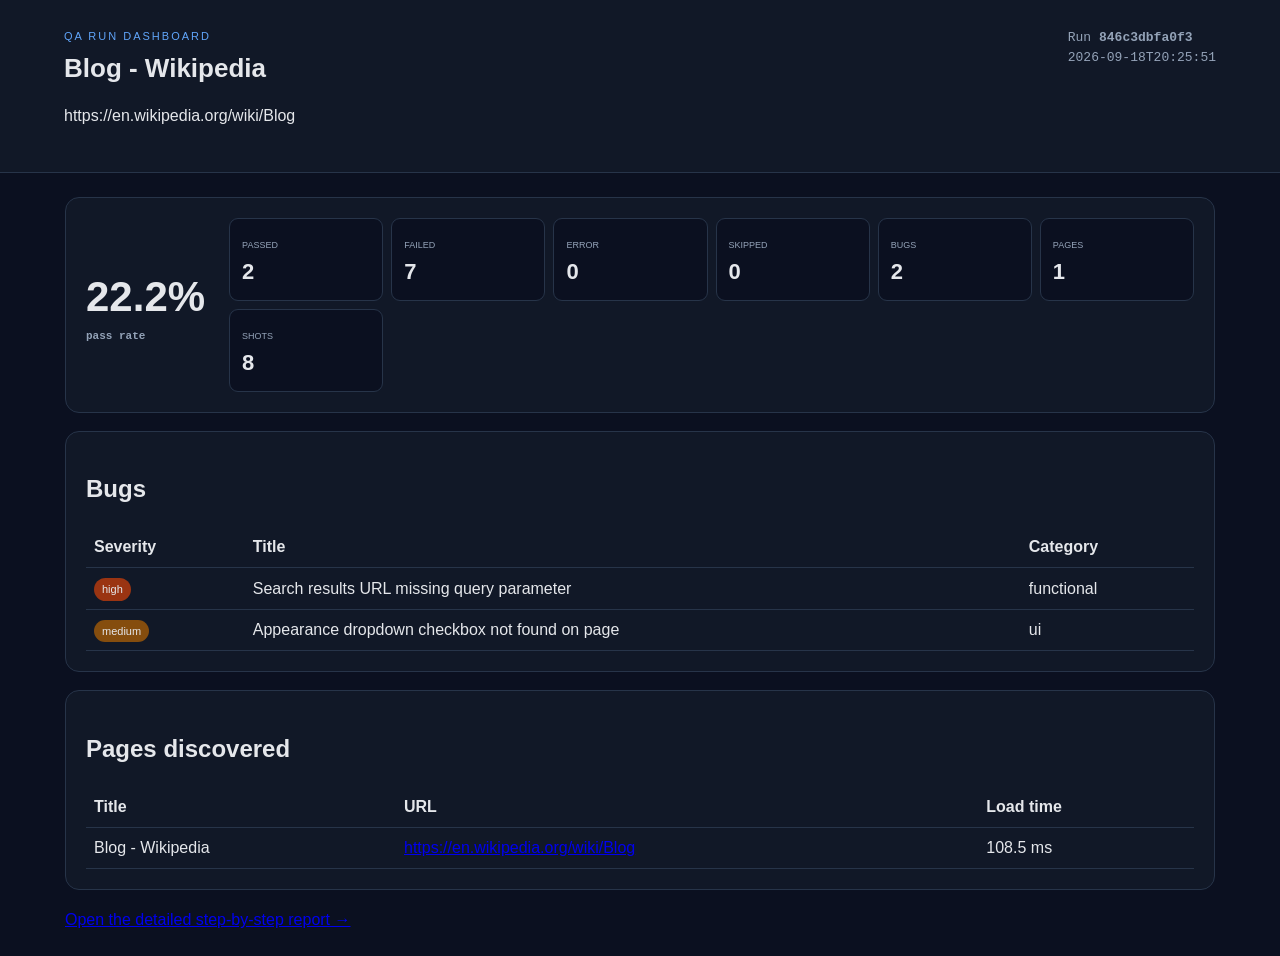
<file: runs/846c3dbfa0f3/dashboard.html>
<!doctype html>
<html><head><meta charset="utf-8"><title>QA dashboard &middot; 846c3dbfa0f3</title>
<style>
body{font-family:Arial,sans-serif;background:#0b1020;color:#e5e7eb;margin:0;line-height:1.5}
header{padding:28px 5%;background:#111827;border-bottom:1px solid #273449;display:flex;justify-content:space-between}
.eyebrow{font-size:11px;letter-spacing:2px;color:#60a5fa}
h1{margin:4px 0;font-size:26px}
.run,small,.mono{color:#94a3b8;font-family:monospace}
.run a{color:#93c5fd}
main{max-width:1150px;margin:24px auto;padding:0 20px}
.hero,.panel{background:#111827;border:1px solid #273449;border-radius:14px;padding:20px;margin-bottom:18px}
.hero{display:flex;gap:24px;align-items:center}
.score{font-size:42px;font-weight:800}
.score small{display:block;font-size:11px}
.cards{display:grid;grid-template-columns:repeat(6,1fr);gap:8px;flex:1}
.card{background:#0b1020;border:1px solid #273449;border-radius:9px;padding:12px}
.card span{font-size:9px;color:#94a3b8}
.card b{display:block;font-size:22px}
.toolbar{display:flex;gap:10px;margin:12px 0}
.toolbar input,.toolbar select{background:#0b1020;color:#e5e7eb;border:1px solid #374151;border-radius:8px;padding:9px}
.toolbar input{width:260px}
.item,.bug{background:#0b1020;border:1px solid #273449;border-radius:10px;padding:13px;margin:10px 0}
.item summary{cursor:pointer}
.pill{display:inline-block;padding:3px 8px;border-radius:999px;background:#334155;font-size:11px}
.pill.passed{background:#14532d}
.pill.failed{background:#7f1d1d}
.pill.error{background:#78350f}
.pill.skipped{background:#334155}
.pill.critical{background:#7f1d1d}
.pill.high{background:#9a3412}
.pill.medium{background:#854d0e}
.pill.low{background:#1e3a8a}
table{width:100%;border-collapse:collapse}
th,td{padding:8px;border-bottom:1px solid #273449;text-align:left}
.gallery{display:flex;gap:8px;flex-wrap:wrap}
.shot{width:170px;height:105px;object-fit:cover;border-radius:7px;border:1px solid #334155}
.large .shot{width:230px;height:150px}
pre{background:#050814;padding:12px;border-radius:8px;white-space:pre-wrap;max-height:300px;overflow:auto}
.empty{text-align:center;padding:20px;color:#94a3b8}
@media(max-width:900px){.cards{grid-template-columns:repeat(2,1fr)}.hero{display:block}}
</style></head>
<body>
<header>
  <div>
    <div class="eyebrow">QA RUN DASHBOARD</div>
    <h1>Blog - Wikipedia</h1>
    <p>https://en.wikipedia.org/wiki/Blog</p>
  </div>
  <div class="run">Run <b>846c3dbfa0f3</b><br>2026-09-18T20:25:51</div>
</header>
<main>
  <section class="hero">
    <div class="score">22.2%<small>pass rate</small></div>
    <div class="cards"><div class="card"><span>PASSED</span><b>2</b></div><div class="card"><span>FAILED</span><b>7</b></div><div class="card"><span>ERROR</span><b>0</b></div><div class="card"><span>SKIPPED</span><b>0</b></div>
      <div class="card"><span>BUGS</span><b>2</b></div>
      <div class="card"><span>PAGES</span><b>1</b></div>
      <div class="card"><span>SHOTS</span><b>8</b></div>
    </div>
  </section>

  <section class="panel">
    <h2>Bugs</h2>
    <table><tr><th>Severity</th><th>Title</th><th>Category</th></tr><tr><td><span class="pill high">high</span></td><td>Search results URL missing query parameter</td><td>functional</td></tr><tr><td><span class="pill medium">medium</span></td><td>Appearance dropdown checkbox not found on page</td><td>ui</td></tr></table>
  </section>

  <section class="panel">
    <h2>Pages discovered</h2>
    <table><tr><th>Title</th><th>URL</th><th>Load time</th></tr><tr><td>Blog - Wikipedia</td><td><a target="_blank" href="https://en.wikipedia.org/wiki/Blog">https://en.wikipedia.org/wiki/Blog</a></td><td>108.5 ms</td></tr></table>
  </section>

  <p><a href="report.html">Open the detailed step-by-step report &rarr;</a></p>
</main>
</body></html>
</file>
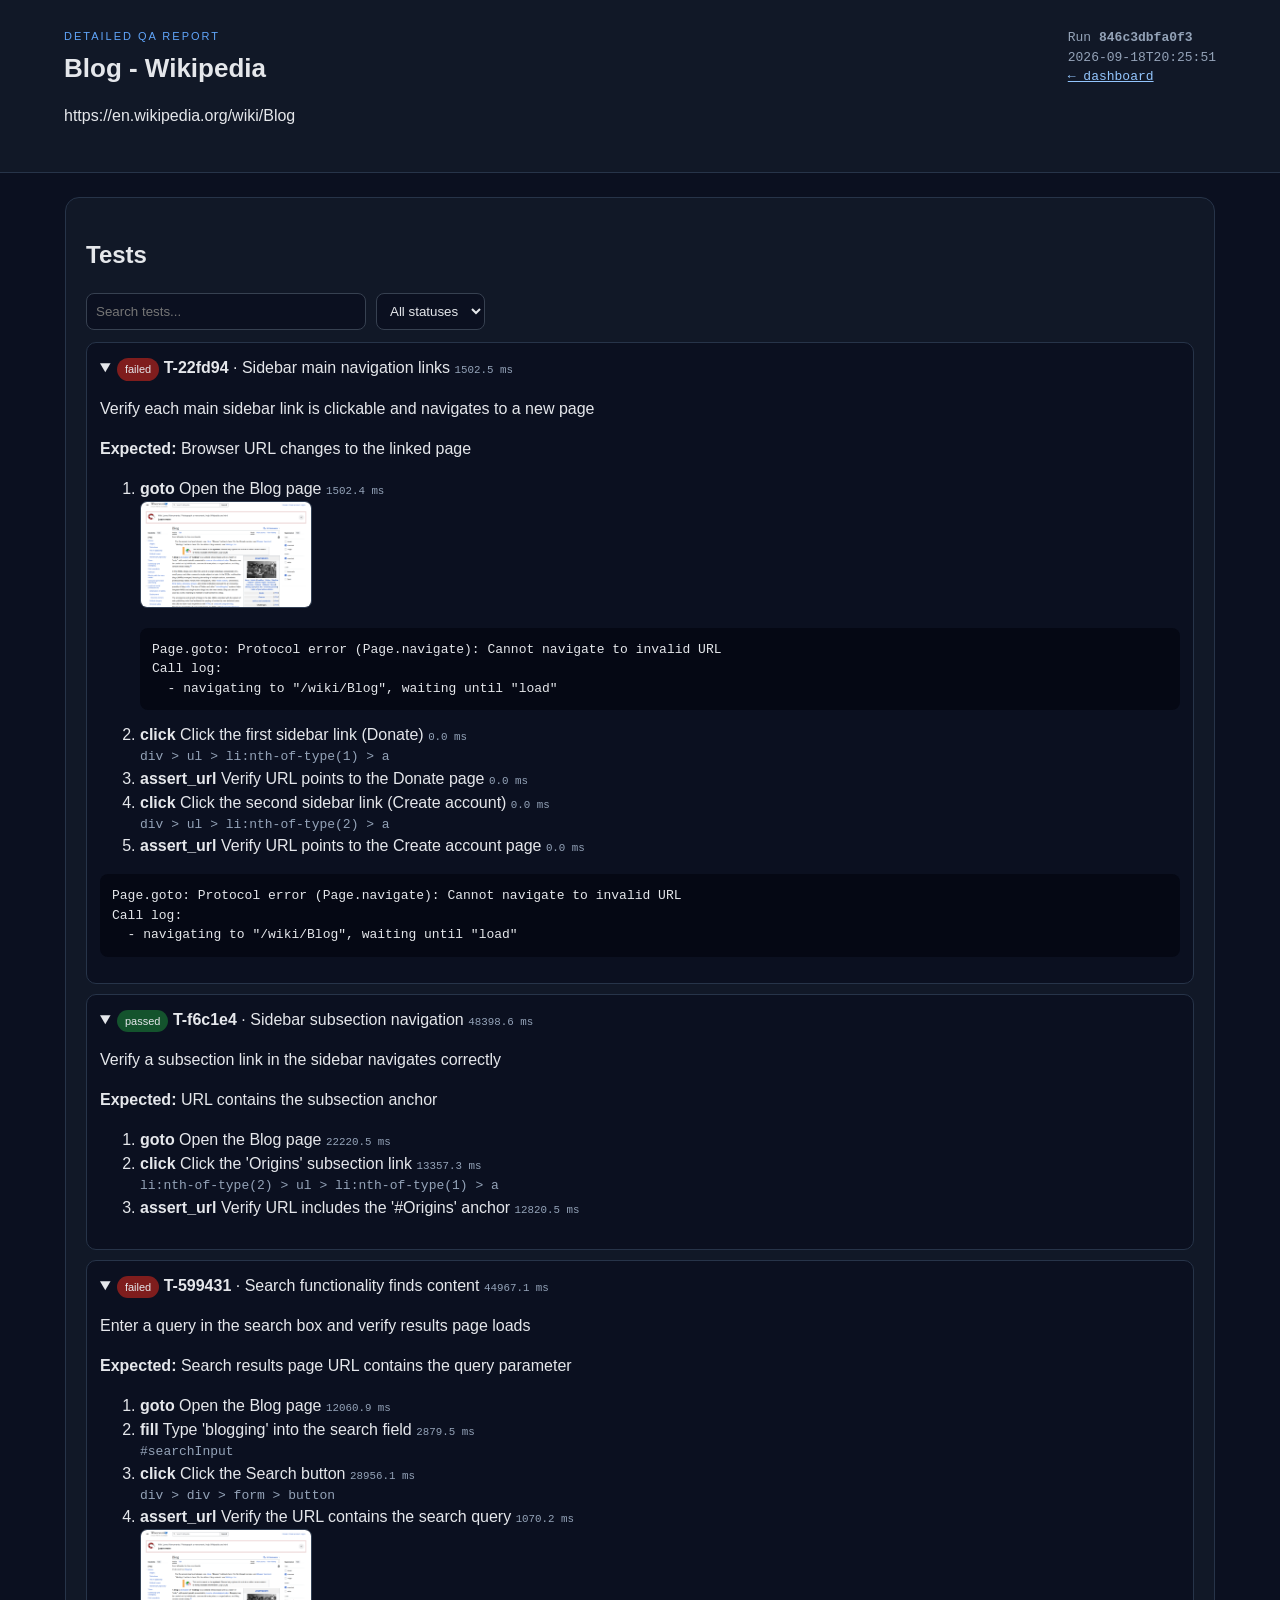
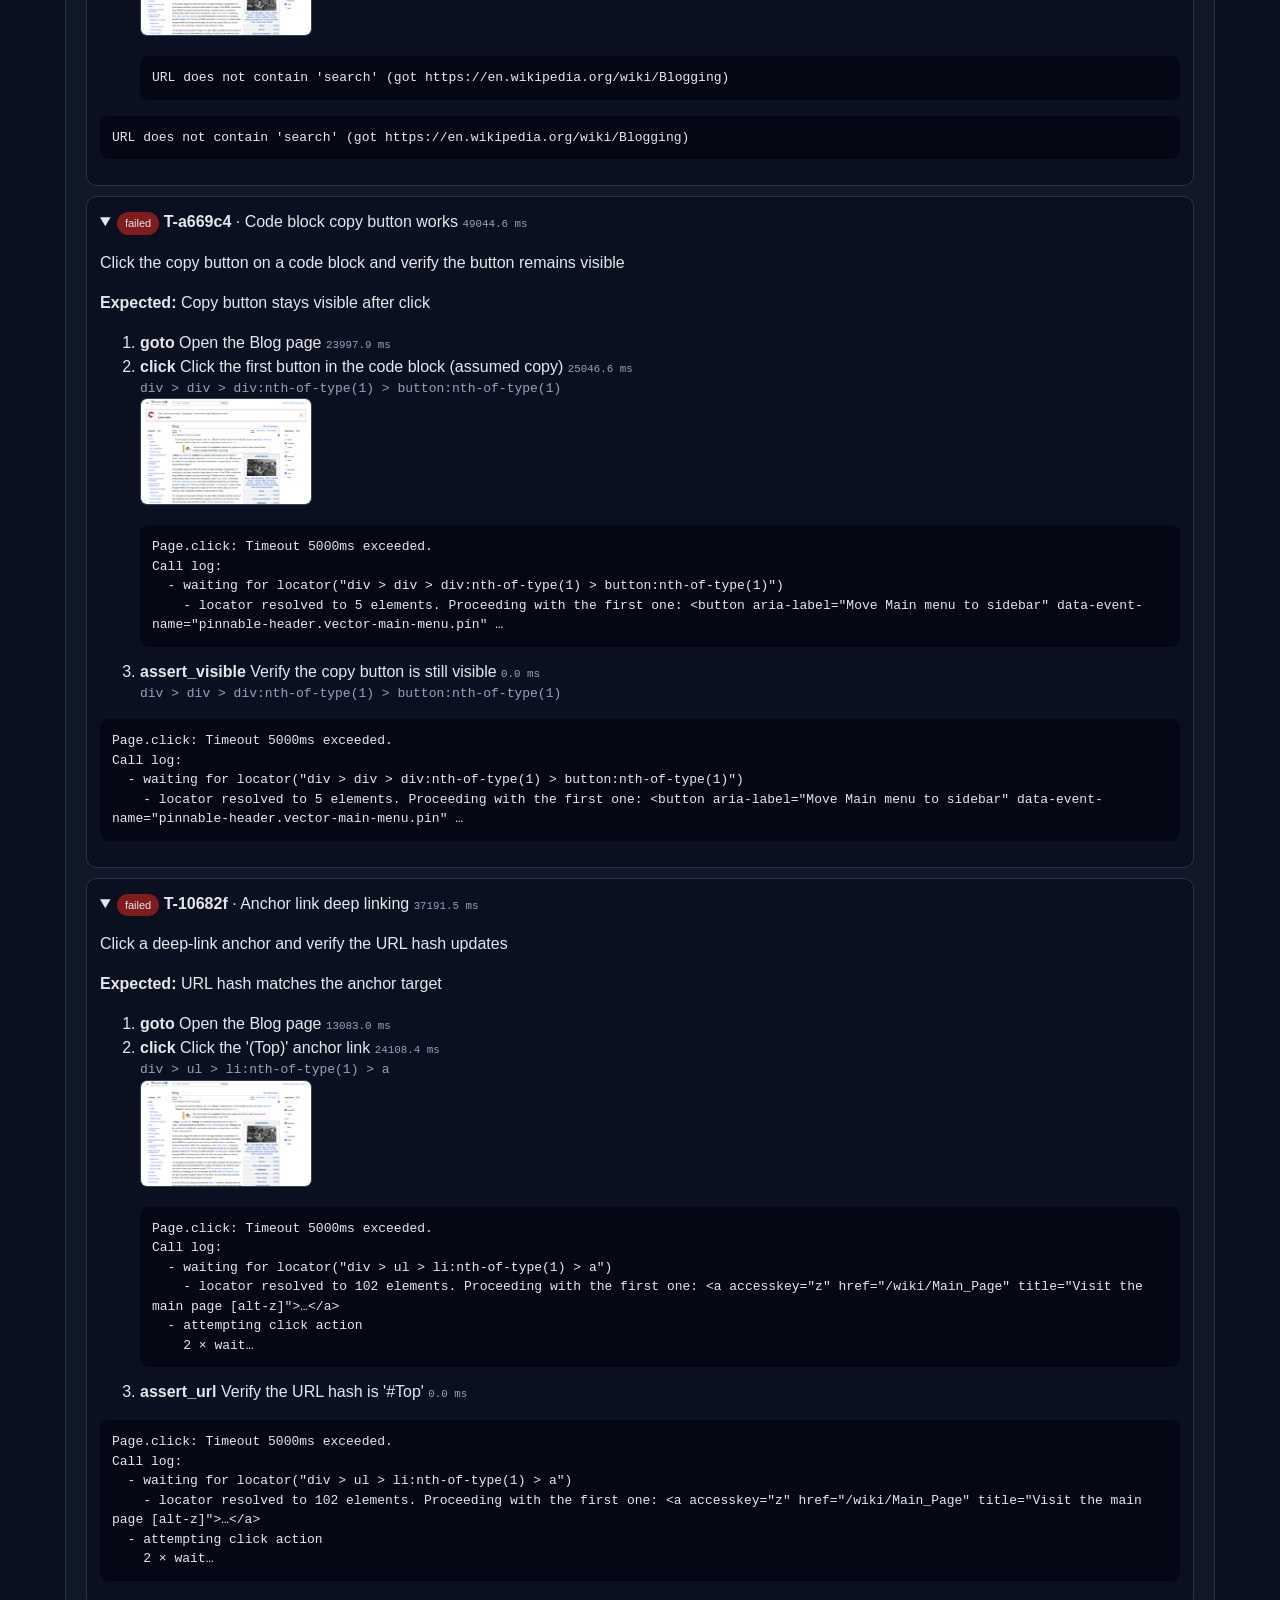
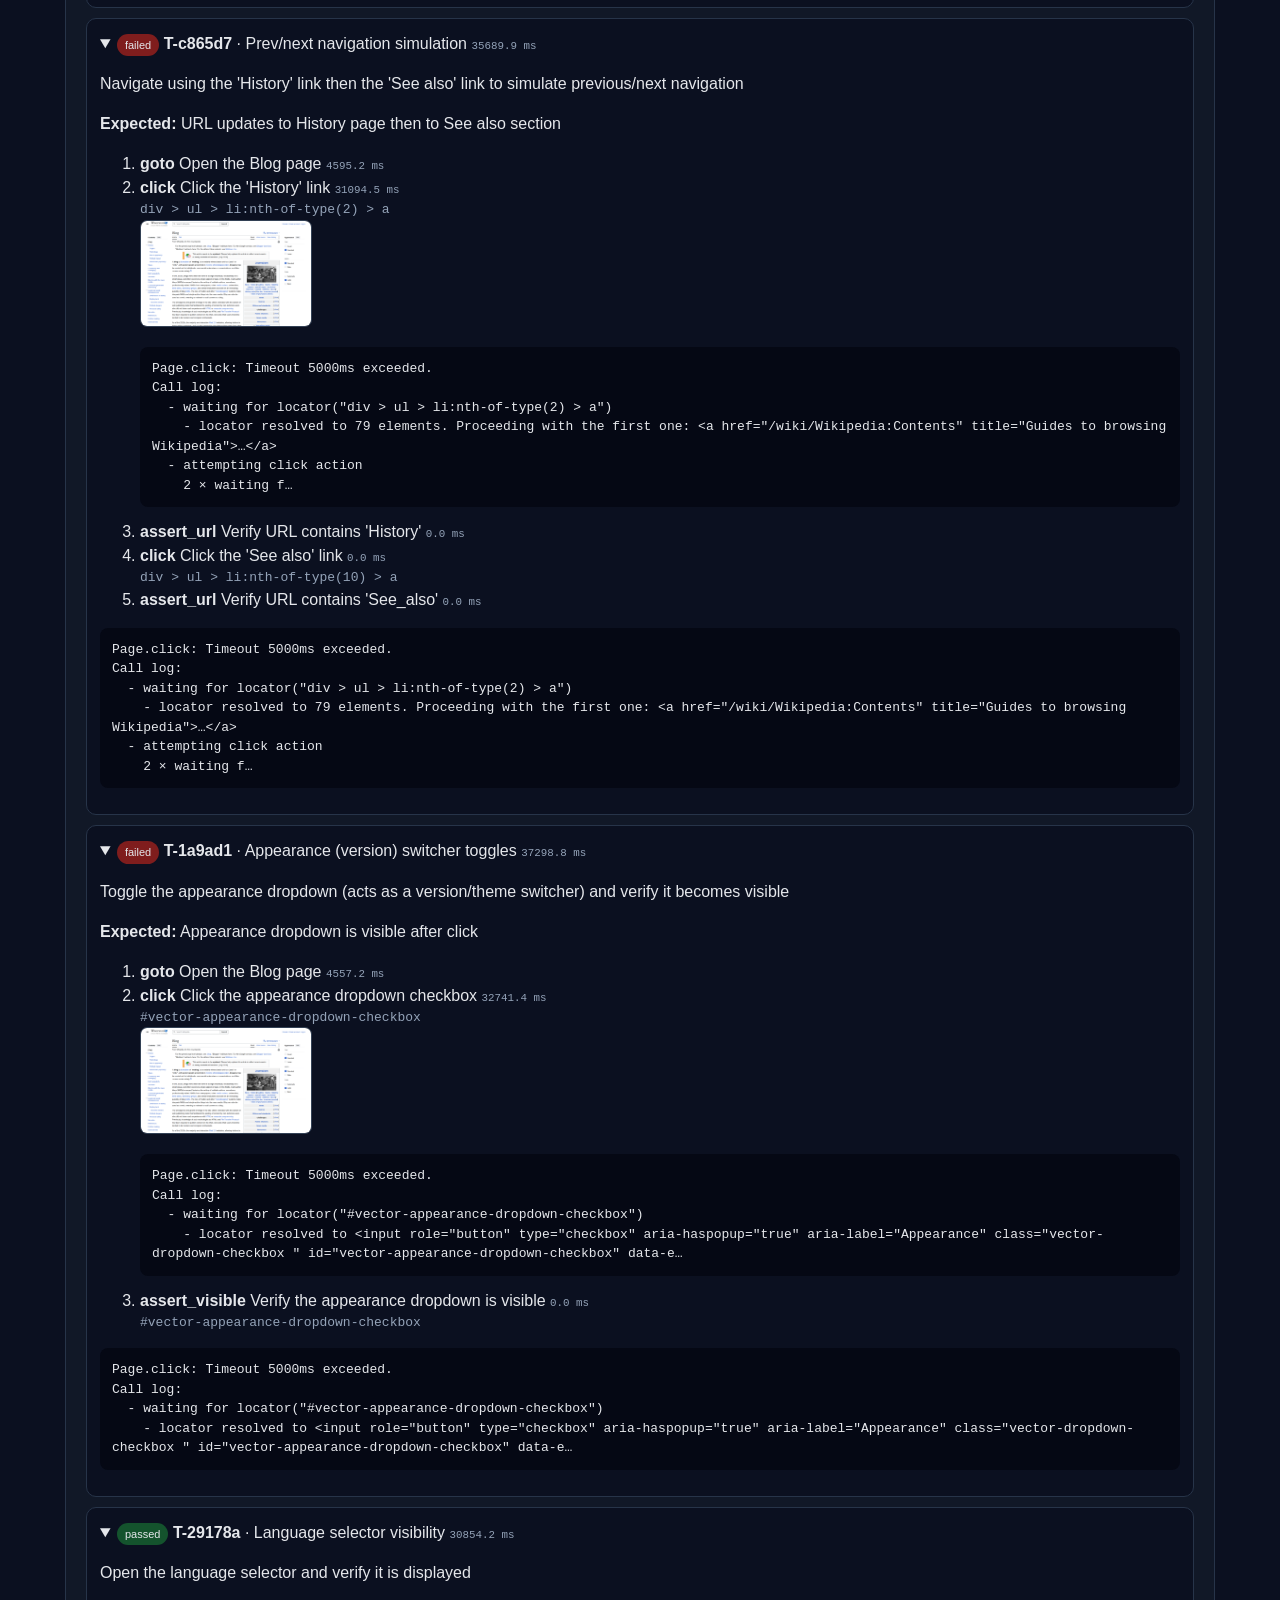
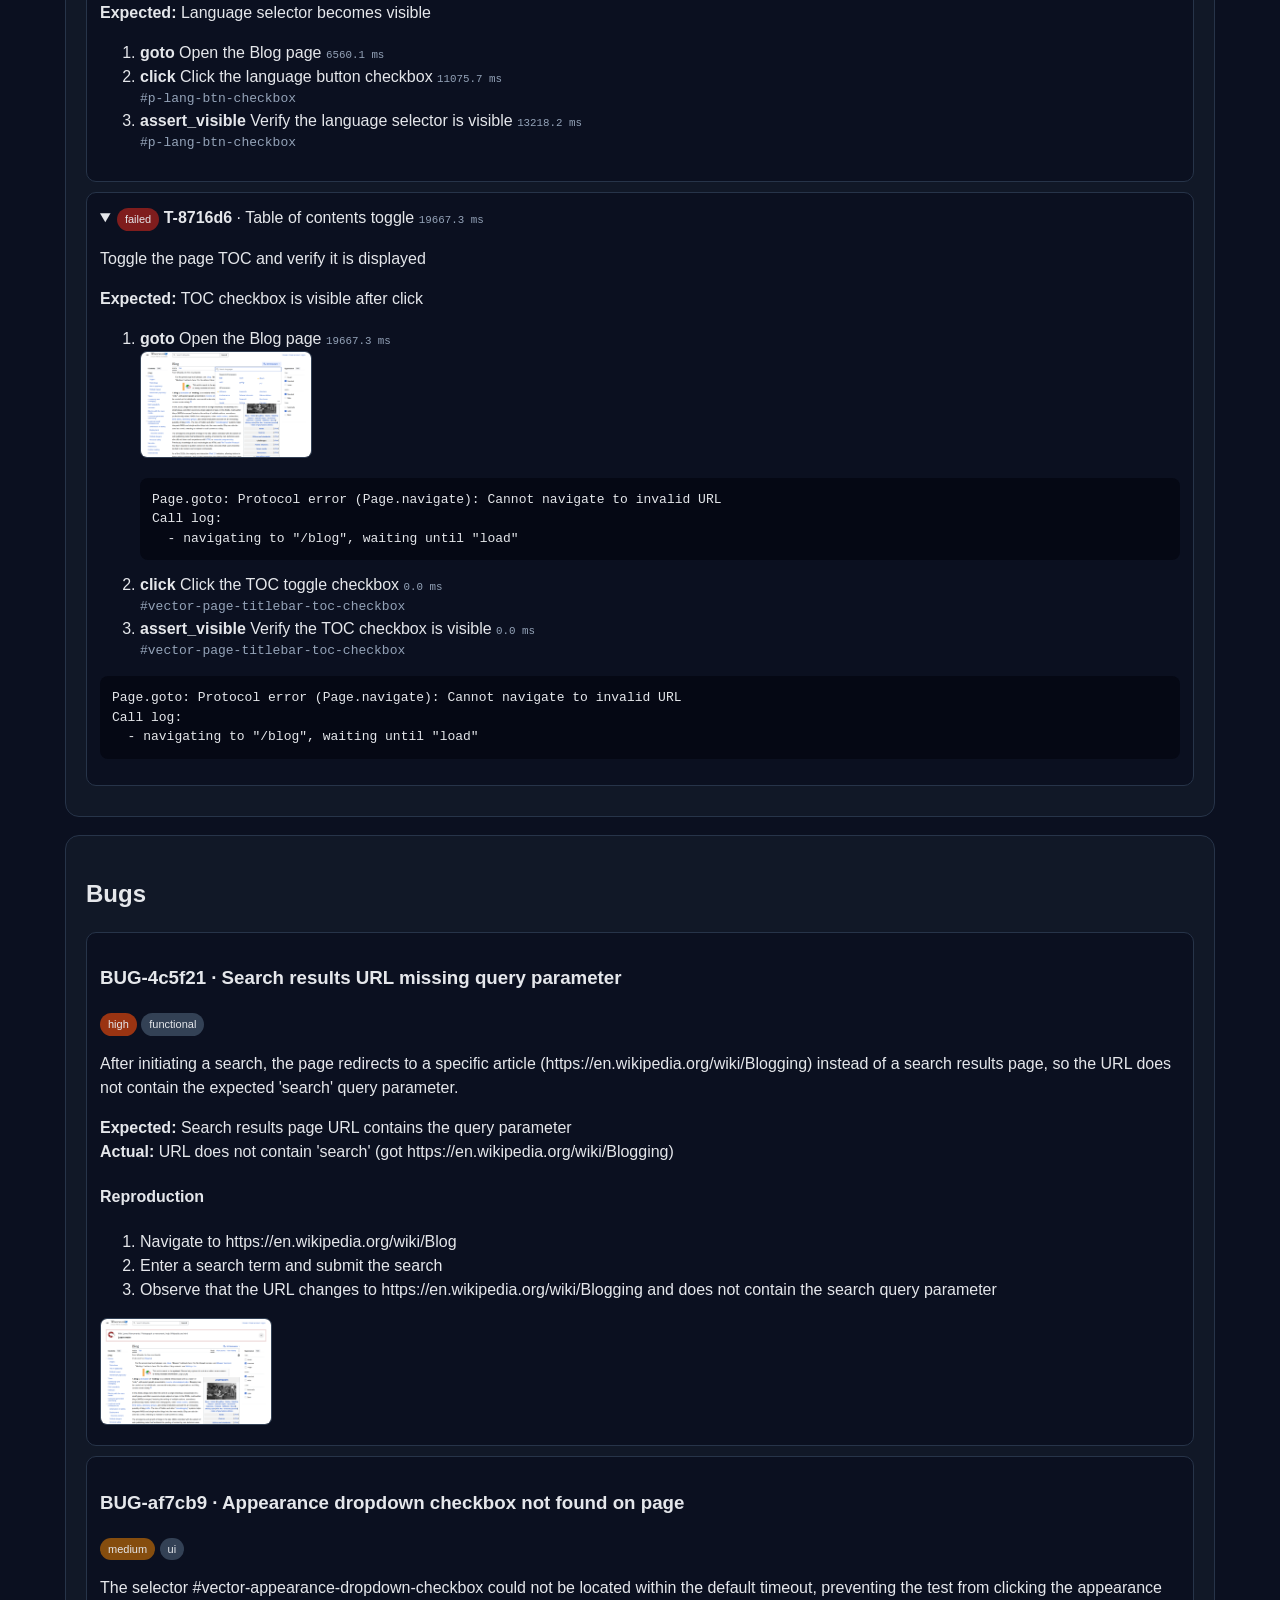
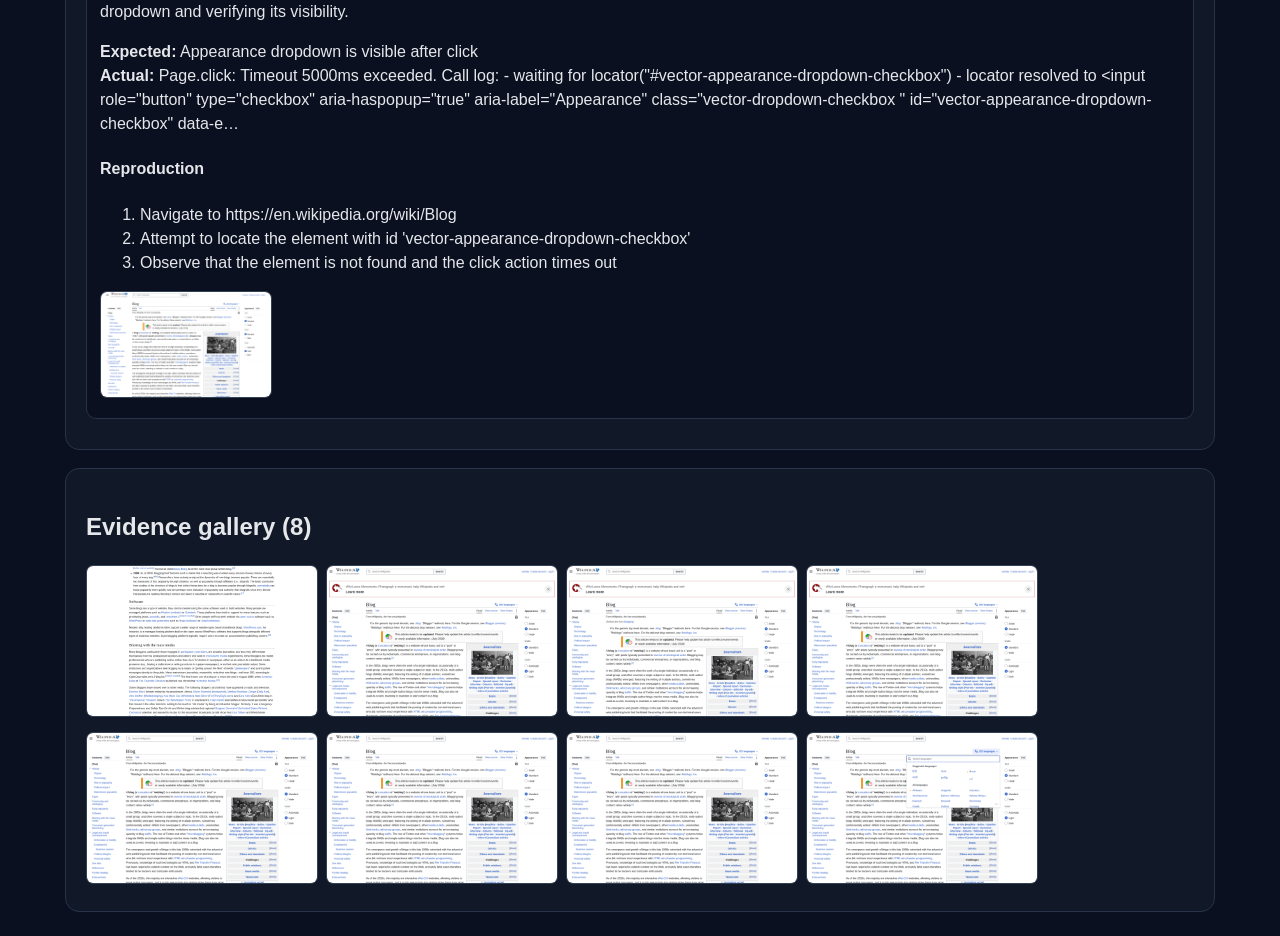
<file: runs/846c3dbfa0f3/report.html>
<!doctype html>
<html><head><meta charset="utf-8"><title>QA report &middot; 846c3dbfa0f3</title>
<style>
body{font-family:Arial,sans-serif;background:#0b1020;color:#e5e7eb;margin:0;line-height:1.5}
header{padding:28px 5%;background:#111827;border-bottom:1px solid #273449;display:flex;justify-content:space-between}
.eyebrow{font-size:11px;letter-spacing:2px;color:#60a5fa}
h1{margin:4px 0;font-size:26px}
.run,small,.mono{color:#94a3b8;font-family:monospace}
.run a{color:#93c5fd}
main{max-width:1150px;margin:24px auto;padding:0 20px}
.hero,.panel{background:#111827;border:1px solid #273449;border-radius:14px;padding:20px;margin-bottom:18px}
.hero{display:flex;gap:24px;align-items:center}
.score{font-size:42px;font-weight:800}
.score small{display:block;font-size:11px}
.cards{display:grid;grid-template-columns:repeat(6,1fr);gap:8px;flex:1}
.card{background:#0b1020;border:1px solid #273449;border-radius:9px;padding:12px}
.card span{font-size:9px;color:#94a3b8}
.card b{display:block;font-size:22px}
.toolbar{display:flex;gap:10px;margin:12px 0}
.toolbar input,.toolbar select{background:#0b1020;color:#e5e7eb;border:1px solid #374151;border-radius:8px;padding:9px}
.toolbar input{width:260px}
.item,.bug{background:#0b1020;border:1px solid #273449;border-radius:10px;padding:13px;margin:10px 0}
.item summary{cursor:pointer}
.pill{display:inline-block;padding:3px 8px;border-radius:999px;background:#334155;font-size:11px}
.pill.passed{background:#14532d}
.pill.failed{background:#7f1d1d}
.pill.error{background:#78350f}
.pill.skipped{background:#334155}
.pill.critical{background:#7f1d1d}
.pill.high{background:#9a3412}
.pill.medium{background:#854d0e}
.pill.low{background:#1e3a8a}
table{width:100%;border-collapse:collapse}
th,td{padding:8px;border-bottom:1px solid #273449;text-align:left}
.gallery{display:flex;gap:8px;flex-wrap:wrap}
.shot{width:170px;height:105px;object-fit:cover;border-radius:7px;border:1px solid #334155}
.large .shot{width:230px;height:150px}
pre{background:#050814;padding:12px;border-radius:8px;white-space:pre-wrap;max-height:300px;overflow:auto}
.empty{text-align:center;padding:20px;color:#94a3b8}
@media(max-width:900px){.cards{grid-template-columns:repeat(2,1fr)}.hero{display:block}}
</style></head>
<body>
<header>
  <div>
    <div class="eyebrow">DETAILED QA REPORT</div>
    <h1>Blog - Wikipedia</h1>
    <p>https://en.wikipedia.org/wiki/Blog</p>
  </div>
  <div class="run">Run <b>846c3dbfa0f3</b><br>2026-09-18T20:25:51<br><a href="dashboard.html">&larr; dashboard</a></div>
</header>
<main>
  <section class="panel">
    <h2>Tests</h2>
    <div class="toolbar"><input id="search" placeholder="Search tests..." oninput="filterAll()"><select id="status" onchange="filterAll()"><option value="all">All statuses</option><option>passed</option><option>failed</option><option>error</option><option>skipped</option></select></div>
    <details class="item failed" open><summary><span class="pill failed">failed</span> <b>T-22fd94</b> &middot; Sidebar main navigation links <small>1502.5 ms</small></summary><p>Verify each main sidebar link is clickable and navigates to a new page</p><p><b>Expected:</b> Browser URL changes to the linked page</p><ol><li><b>goto</b> Open the Blog page <small>1502.4 ms</small><div class="mono"></div><div class="gallery"><a href="screenshots/SHOT-b1943aba.png" target="_blank"><img class="shot" src="screenshots/SHOT-b1943aba.png" alt="Failure: Open the Blog page"></a></div><pre>Page.goto: Protocol error (Page.navigate): Cannot navigate to invalid URL
Call log:
  - navigating to &quot;/wiki/Blog&quot;, waiting until &quot;load&quot;
</pre></li><li><b>click</b> Click the first sidebar link (Donate) <small>0.0 ms</small><div class="mono">div &gt; ul &gt; li:nth-of-type(1) &gt; a</div><div class="gallery"></div></li><li><b>assert_url</b> Verify URL points to the Donate page <small>0.0 ms</small><div class="mono"></div><div class="gallery"></div></li><li><b>click</b> Click the second sidebar link (Create account) <small>0.0 ms</small><div class="mono">div &gt; ul &gt; li:nth-of-type(2) &gt; a</div><div class="gallery"></div></li><li><b>assert_url</b> Verify URL points to the Create account page <small>0.0 ms</small><div class="mono"></div><div class="gallery"></div></li></ol><pre>Page.goto: Protocol error (Page.navigate): Cannot navigate to invalid URL
Call log:
  - navigating to &quot;/wiki/Blog&quot;, waiting until &quot;load&quot;
</pre></details><details class="item passed" open><summary><span class="pill passed">passed</span> <b>T-f6c1e4</b> &middot; Sidebar subsection navigation <small>48398.6 ms</small></summary><p>Verify a subsection link in the sidebar navigates correctly</p><p><b>Expected:</b> URL contains the subsection anchor</p><ol><li><b>goto</b> Open the Blog page <small>22220.5 ms</small><div class="mono"></div><div class="gallery"></div></li><li><b>click</b> Click the &#x27;Origins&#x27; subsection link <small>13357.3 ms</small><div class="mono">li:nth-of-type(2) &gt; ul &gt; li:nth-of-type(1) &gt; a</div><div class="gallery"></div></li><li><b>assert_url</b> Verify URL includes the &#x27;#Origins&#x27; anchor <small>12820.5 ms</small><div class="mono"></div><div class="gallery"></div></li></ol></details><details class="item failed" open><summary><span class="pill failed">failed</span> <b>T-599431</b> &middot; Search functionality finds content <small>44967.1 ms</small></summary><p>Enter a query in the search box and verify results page loads</p><p><b>Expected:</b> Search results page URL contains the query parameter</p><ol><li><b>goto</b> Open the Blog page <small>12060.9 ms</small><div class="mono"></div><div class="gallery"></div></li><li><b>fill</b> Type &#x27;blogging&#x27; into the search field <small>2879.5 ms</small><div class="mono">#searchInput</div><div class="gallery"></div></li><li><b>click</b> Click the Search button <small>28956.1 ms</small><div class="mono">div &gt; div &gt; form &gt; button</div><div class="gallery"></div></li><li><b>assert_url</b> Verify the URL contains the search query <small>1070.2 ms</small><div class="mono"></div><div class="gallery"><a href="screenshots/SHOT-156da252.png" target="_blank"><img class="shot" src="screenshots/SHOT-156da252.png" alt="Failure: Verify the URL contains the search query"></a></div><pre>URL does not contain &#x27;search&#x27; (got https://en.wikipedia.org/wiki/Blogging)</pre></li></ol><pre>URL does not contain &#x27;search&#x27; (got https://en.wikipedia.org/wiki/Blogging)</pre></details><details class="item failed" open><summary><span class="pill failed">failed</span> <b>T-a669c4</b> &middot; Code block copy button works <small>49044.6 ms</small></summary><p>Click the copy button on a code block and verify the button remains visible</p><p><b>Expected:</b> Copy button stays visible after click</p><ol><li><b>goto</b> Open the Blog page <small>23997.9 ms</small><div class="mono"></div><div class="gallery"></div></li><li><b>click</b> Click the first button in the code block (assumed copy) <small>25046.6 ms</small><div class="mono">div &gt; div &gt; div:nth-of-type(1) &gt; button:nth-of-type(1)</div><div class="gallery"><a href="screenshots/SHOT-bb7e68fe.png" target="_blank"><img class="shot" src="screenshots/SHOT-bb7e68fe.png" alt="Failure: Click the first button in the code block (assumed copy)"></a></div><pre>Page.click: Timeout 5000ms exceeded.
Call log:
  - waiting for locator(&quot;div &gt; div &gt; div:nth-of-type(1) &gt; button:nth-of-type(1)&quot;)
    - locator resolved to 5 elements. Proceeding with the first one: &lt;button aria-label=&quot;Move Main menu to sidebar&quot; data-event-name=&quot;pinnable-header.vector-main-menu.pin&quot; …</pre></li><li><b>assert_visible</b> Verify the copy button is still visible <small>0.0 ms</small><div class="mono">div &gt; div &gt; div:nth-of-type(1) &gt; button:nth-of-type(1)</div><div class="gallery"></div></li></ol><pre>Page.click: Timeout 5000ms exceeded.
Call log:
  - waiting for locator(&quot;div &gt; div &gt; div:nth-of-type(1) &gt; button:nth-of-type(1)&quot;)
    - locator resolved to 5 elements. Proceeding with the first one: &lt;button aria-label=&quot;Move Main menu to sidebar&quot; data-event-name=&quot;pinnable-header.vector-main-menu.pin&quot; …</pre></details><details class="item failed" open><summary><span class="pill failed">failed</span> <b>T-10682f</b> &middot; Anchor link deep linking <small>37191.5 ms</small></summary><p>Click a deep‑link anchor and verify the URL hash updates</p><p><b>Expected:</b> URL hash matches the anchor target</p><ol><li><b>goto</b> Open the Blog page <small>13083.0 ms</small><div class="mono"></div><div class="gallery"></div></li><li><b>click</b> Click the &#x27;(Top)&#x27; anchor link <small>24108.4 ms</small><div class="mono">div &gt; ul &gt; li:nth-of-type(1) &gt; a</div><div class="gallery"><a href="screenshots/SHOT-dd8b16f2.png" target="_blank"><img class="shot" src="screenshots/SHOT-dd8b16f2.png" alt="Failure: Click the &#x27;(Top)&#x27; anchor link"></a></div><pre>Page.click: Timeout 5000ms exceeded.
Call log:
  - waiting for locator(&quot;div &gt; ul &gt; li:nth-of-type(1) &gt; a&quot;)
    - locator resolved to 102 elements. Proceeding with the first one: &lt;a accesskey=&quot;z&quot; href=&quot;/wiki/Main_Page&quot; title=&quot;Visit the main page [alt-z]&quot;&gt;…&lt;/a&gt;
  - attempting click action
    2 × wait…</pre></li><li><b>assert_url</b> Verify the URL hash is &#x27;#Top&#x27; <small>0.0 ms</small><div class="mono"></div><div class="gallery"></div></li></ol><pre>Page.click: Timeout 5000ms exceeded.
Call log:
  - waiting for locator(&quot;div &gt; ul &gt; li:nth-of-type(1) &gt; a&quot;)
    - locator resolved to 102 elements. Proceeding with the first one: &lt;a accesskey=&quot;z&quot; href=&quot;/wiki/Main_Page&quot; title=&quot;Visit the main page [alt-z]&quot;&gt;…&lt;/a&gt;
  - attempting click action
    2 × wait…</pre></details><details class="item failed" open><summary><span class="pill failed">failed</span> <b>T-c865d7</b> &middot; Prev/next navigation simulation <small>35689.9 ms</small></summary><p>Navigate using the &#x27;History&#x27; link then the &#x27;See also&#x27; link to simulate previous/next navigation</p><p><b>Expected:</b> URL updates to History page then to See also section</p><ol><li><b>goto</b> Open the Blog page <small>4595.2 ms</small><div class="mono"></div><div class="gallery"></div></li><li><b>click</b> Click the &#x27;History&#x27; link <small>31094.5 ms</small><div class="mono">div &gt; ul &gt; li:nth-of-type(2) &gt; a</div><div class="gallery"><a href="screenshots/SHOT-b09846ca.png" target="_blank"><img class="shot" src="screenshots/SHOT-b09846ca.png" alt="Failure: Click the &#x27;History&#x27; link"></a></div><pre>Page.click: Timeout 5000ms exceeded.
Call log:
  - waiting for locator(&quot;div &gt; ul &gt; li:nth-of-type(2) &gt; a&quot;)
    - locator resolved to 79 elements. Proceeding with the first one: &lt;a href=&quot;/wiki/Wikipedia:Contents&quot; title=&quot;Guides to browsing Wikipedia&quot;&gt;…&lt;/a&gt;
  - attempting click action
    2 × waiting f…</pre></li><li><b>assert_url</b> Verify URL contains &#x27;History&#x27; <small>0.0 ms</small><div class="mono"></div><div class="gallery"></div></li><li><b>click</b> Click the &#x27;See also&#x27; link <small>0.0 ms</small><div class="mono">div &gt; ul &gt; li:nth-of-type(10) &gt; a</div><div class="gallery"></div></li><li><b>assert_url</b> Verify URL contains &#x27;See_also&#x27; <small>0.0 ms</small><div class="mono"></div><div class="gallery"></div></li></ol><pre>Page.click: Timeout 5000ms exceeded.
Call log:
  - waiting for locator(&quot;div &gt; ul &gt; li:nth-of-type(2) &gt; a&quot;)
    - locator resolved to 79 elements. Proceeding with the first one: &lt;a href=&quot;/wiki/Wikipedia:Contents&quot; title=&quot;Guides to browsing Wikipedia&quot;&gt;…&lt;/a&gt;
  - attempting click action
    2 × waiting f…</pre></details><details class="item failed" open><summary><span class="pill failed">failed</span> <b>T-1a9ad1</b> &middot; Appearance (version) switcher toggles <small>37298.8 ms</small></summary><p>Toggle the appearance dropdown (acts as a version/theme switcher) and verify it becomes visible</p><p><b>Expected:</b> Appearance dropdown is visible after click</p><ol><li><b>goto</b> Open the Blog page <small>4557.2 ms</small><div class="mono"></div><div class="gallery"></div></li><li><b>click</b> Click the appearance dropdown checkbox <small>32741.4 ms</small><div class="mono">#vector-appearance-dropdown-checkbox</div><div class="gallery"><a href="screenshots/SHOT-62f0fa06.png" target="_blank"><img class="shot" src="screenshots/SHOT-62f0fa06.png" alt="Failure: Click the appearance dropdown checkbox"></a></div><pre>Page.click: Timeout 5000ms exceeded.
Call log:
  - waiting for locator(&quot;#vector-appearance-dropdown-checkbox&quot;)
    - locator resolved to &lt;input role=&quot;button&quot; type=&quot;checkbox&quot; aria-haspopup=&quot;true&quot; aria-label=&quot;Appearance&quot; class=&quot;vector-dropdown-checkbox &quot; id=&quot;vector-appearance-dropdown-checkbox&quot; data-e…</pre></li><li><b>assert_visible</b> Verify the appearance dropdown is visible <small>0.0 ms</small><div class="mono">#vector-appearance-dropdown-checkbox</div><div class="gallery"></div></li></ol><pre>Page.click: Timeout 5000ms exceeded.
Call log:
  - waiting for locator(&quot;#vector-appearance-dropdown-checkbox&quot;)
    - locator resolved to &lt;input role=&quot;button&quot; type=&quot;checkbox&quot; aria-haspopup=&quot;true&quot; aria-label=&quot;Appearance&quot; class=&quot;vector-dropdown-checkbox &quot; id=&quot;vector-appearance-dropdown-checkbox&quot; data-e…</pre></details><details class="item passed" open><summary><span class="pill passed">passed</span> <b>T-29178a</b> &middot; Language selector visibility <small>30854.2 ms</small></summary><p>Open the language selector and verify it is displayed</p><p><b>Expected:</b> Language selector becomes visible</p><ol><li><b>goto</b> Open the Blog page <small>6560.1 ms</small><div class="mono"></div><div class="gallery"></div></li><li><b>click</b> Click the language button checkbox <small>11075.7 ms</small><div class="mono">#p-lang-btn-checkbox</div><div class="gallery"></div></li><li><b>assert_visible</b> Verify the language selector is visible <small>13218.2 ms</small><div class="mono">#p-lang-btn-checkbox</div><div class="gallery"></div></li></ol></details><details class="item failed" open><summary><span class="pill failed">failed</span> <b>T-8716d6</b> &middot; Table of contents toggle <small>19667.3 ms</small></summary><p>Toggle the page TOC and verify it is displayed</p><p><b>Expected:</b> TOC checkbox is visible after click</p><ol><li><b>goto</b> Open the Blog page <small>19667.3 ms</small><div class="mono"></div><div class="gallery"><a href="screenshots/SHOT-169bb71c.png" target="_blank"><img class="shot" src="screenshots/SHOT-169bb71c.png" alt="Failure: Open the Blog page"></a></div><pre>Page.goto: Protocol error (Page.navigate): Cannot navigate to invalid URL
Call log:
  - navigating to &quot;/blog&quot;, waiting until &quot;load&quot;
</pre></li><li><b>click</b> Click the TOC toggle checkbox <small>0.0 ms</small><div class="mono">#vector-page-titlebar-toc-checkbox</div><div class="gallery"></div></li><li><b>assert_visible</b> Verify the TOC checkbox is visible <small>0.0 ms</small><div class="mono">#vector-page-titlebar-toc-checkbox</div><div class="gallery"></div></li></ol><pre>Page.goto: Protocol error (Page.navigate): Cannot navigate to invalid URL
Call log:
  - navigating to &quot;/blog&quot;, waiting until &quot;load&quot;
</pre></details>
  </section>
  <section class="panel">
    <h2>Bugs</h2>
    <article class="bug"><h3>BUG-4c5f21 &middot; Search results URL missing query parameter</h3><p><span class="pill high">high</span> <span class="pill">functional</span></p><p>After initiating a search, the page redirects to a specific article (https://en.wikipedia.org/wiki/Blogging) instead of a search results page, so the URL does not contain the expected &#x27;search&#x27; query parameter.</p><p><b>Expected:</b> Search results page URL contains the query parameter<br><b>Actual:</b> URL does not contain &#x27;search&#x27; (got https://en.wikipedia.org/wiki/Blogging)</p><h4>Reproduction</h4><ol><li>Navigate to https://en.wikipedia.org/wiki/Blog</li><li>Enter a search term and submit the search</li><li>Observe that the URL changes to https://en.wikipedia.org/wiki/Blogging and does not contain the search query parameter</li></ol><div class="gallery"><a href="screenshots/SHOT-156da252.png" target="_blank"><img class="shot" src="screenshots/SHOT-156da252.png" alt="Failure: Verify the URL contains the search query"></a></div></article><article class="bug"><h3>BUG-af7cb9 &middot; Appearance dropdown checkbox not found on page</h3><p><span class="pill medium">medium</span> <span class="pill">ui</span></p><p>The selector #vector-appearance-dropdown-checkbox could not be located within the default timeout, preventing the test from clicking the appearance dropdown and verifying its visibility.</p><p><b>Expected:</b> Appearance dropdown is visible after click<br><b>Actual:</b> Page.click: Timeout 5000ms exceeded.
Call log:
  - waiting for locator(&quot;#vector-appearance-dropdown-checkbox&quot;)
    - locator resolved to &lt;input role=&quot;button&quot; type=&quot;checkbox&quot; aria-haspopup=&quot;true&quot; aria-label=&quot;Appearance&quot; class=&quot;vector-dropdown-checkbox &quot; id=&quot;vector-appearance-dropdown-checkbox&quot; data-e…</p><h4>Reproduction</h4><ol><li>Navigate to https://en.wikipedia.org/wiki/Blog</li><li>Attempt to locate the element with id &#x27;vector-appearance-dropdown-checkbox&#x27;</li><li>Observe that the element is not found and the click action times out</li></ol><div class="gallery"><a href="screenshots/SHOT-62f0fa06.png" target="_blank"><img class="shot" src="screenshots/SHOT-62f0fa06.png" alt="Failure: Click the appearance dropdown checkbox"></a></div></article>
  </section>
  <section class="panel">
    <h2>Evidence gallery (8)</h2>
    <div class="gallery large"><a href="screenshots/SHOT-db40bf5e.png" target="_blank"><img class="shot" src="screenshots/SHOT-db40bf5e.png" alt="page 1: Blog - Wikipedia"></a><a href="screenshots/SHOT-b1943aba.png" target="_blank"><img class="shot" src="screenshots/SHOT-b1943aba.png" alt="Failure: Open the Blog page"></a><a href="screenshots/SHOT-156da252.png" target="_blank"><img class="shot" src="screenshots/SHOT-156da252.png" alt="Failure: Verify the URL contains the search query"></a><a href="screenshots/SHOT-bb7e68fe.png" target="_blank"><img class="shot" src="screenshots/SHOT-bb7e68fe.png" alt="Failure: Click the first button in the code block (assumed copy)"></a><a href="screenshots/SHOT-dd8b16f2.png" target="_blank"><img class="shot" src="screenshots/SHOT-dd8b16f2.png" alt="Failure: Click the &#x27;(Top)&#x27; anchor link"></a><a href="screenshots/SHOT-b09846ca.png" target="_blank"><img class="shot" src="screenshots/SHOT-b09846ca.png" alt="Failure: Click the &#x27;History&#x27; link"></a><a href="screenshots/SHOT-62f0fa06.png" target="_blank"><img class="shot" src="screenshots/SHOT-62f0fa06.png" alt="Failure: Click the appearance dropdown checkbox"></a><a href="screenshots/SHOT-169bb71c.png" target="_blank"><img class="shot" src="screenshots/SHOT-169bb71c.png" alt="Failure: Open the Blog page"></a></div>
  </section>
</main>
<script>function filterAll(){const q=document.getElementById('search').value.toLowerCase(),s=document.getElementById('status').value;document.querySelectorAll('.item').forEach(x=>{const ok=(s==='all'||x.classList.contains(s))&&x.innerText.toLowerCase().includes(q);x.style.display=ok?'block':'none';});}</script>
</body></html>
</file>
